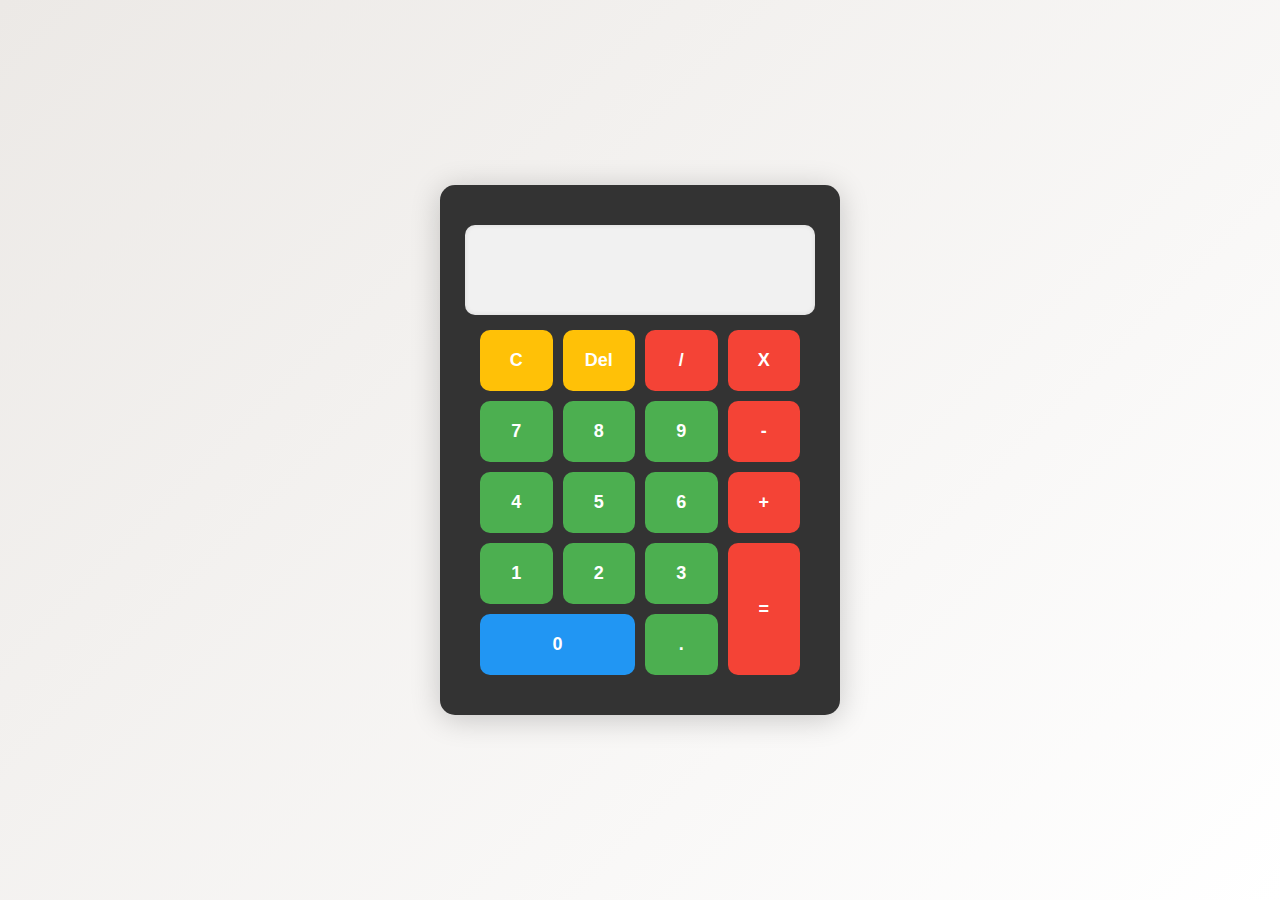
<file: Calculator/index.html>
<!DOCTYPE html>
<html lang="en">
<head>
    <meta charset="UTF-8">
    <meta name="viewport" content="width=device-width, initial-scale=1.0">
    <title>Calculator</title>
    <link rel="stylesheet" href="style.css">
    <link rel="icon" href="calc.png">
</head>
<body>
    <div class="calculator">
        <input type="text" id="display" disabled>
        <div class="buttons">
            <button class="function" onclick="clearDisplay()">C</button>
            <button class="function" onclick="deleteLast()">Del</button>
            <button class="operator" onclick="calculate('/')">/</button>
            <button class="operator" onclick="calculate('*')">X</button>
            <button onclick="appendToDisplay('7')">7</button>
            <button onclick="appendToDisplay('8')">8</button>
            <button onclick="appendToDisplay('9')">9</button>
            <button class="operator" onclick="calculate('-')">-</button>
            <button onclick="appendToDisplay('4')">4</button>
            <button onclick="appendToDisplay('5')">5</button>
            <button onclick="appendToDisplay('6')">6</button>
            <button class="operator" onclick="calculate('+')">+</button>
            <button onclick="appendToDisplay('1')">1</button>
            <button onclick="appendToDisplay('2')">2</button>
            <button onclick="appendToDisplay('3')">3</button>
            <button class="equals operator" onclick="calculate('=')">=</button>
            <button class="zero" onclick="appendToDisplay('0')">0</button>
            <button onclick="appendToDisplay('.')">.</button>
        </div>
    </div>

    <script src="script.js"></script>
</body>
</html>
</file>
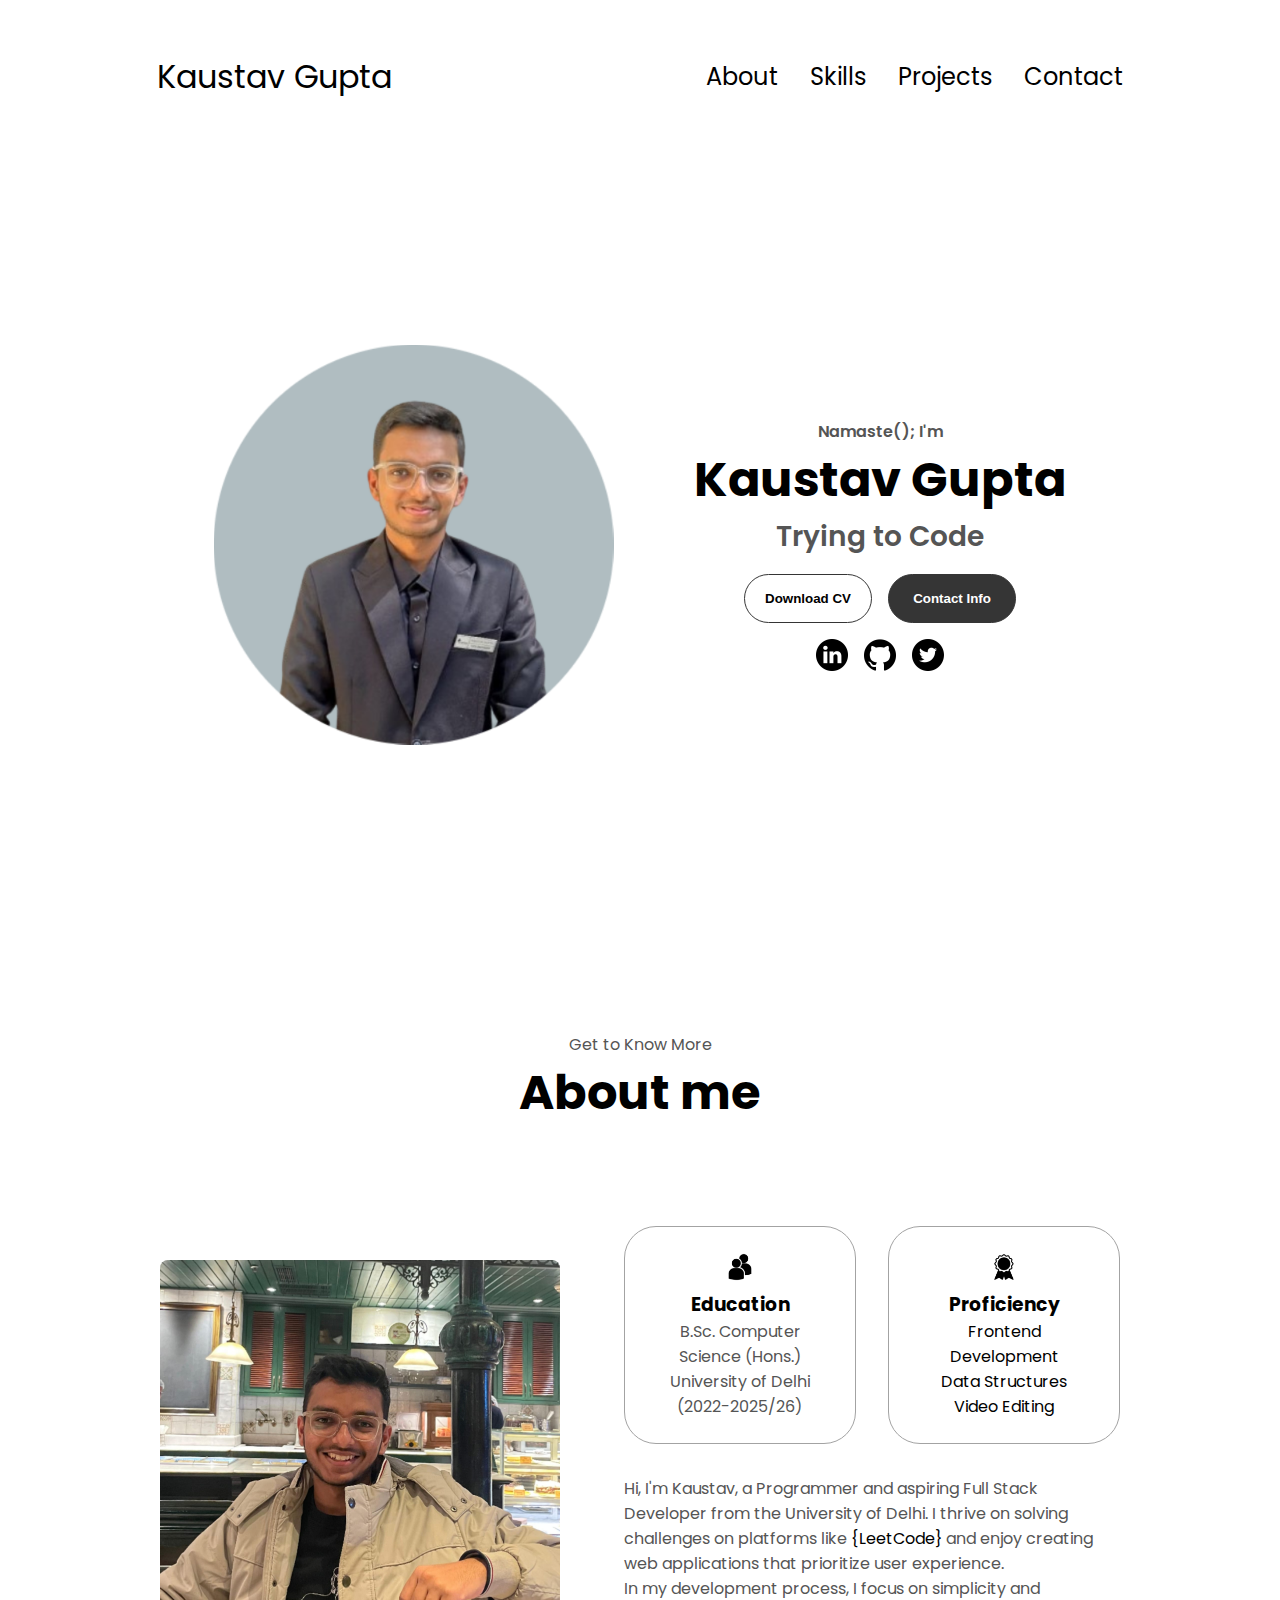
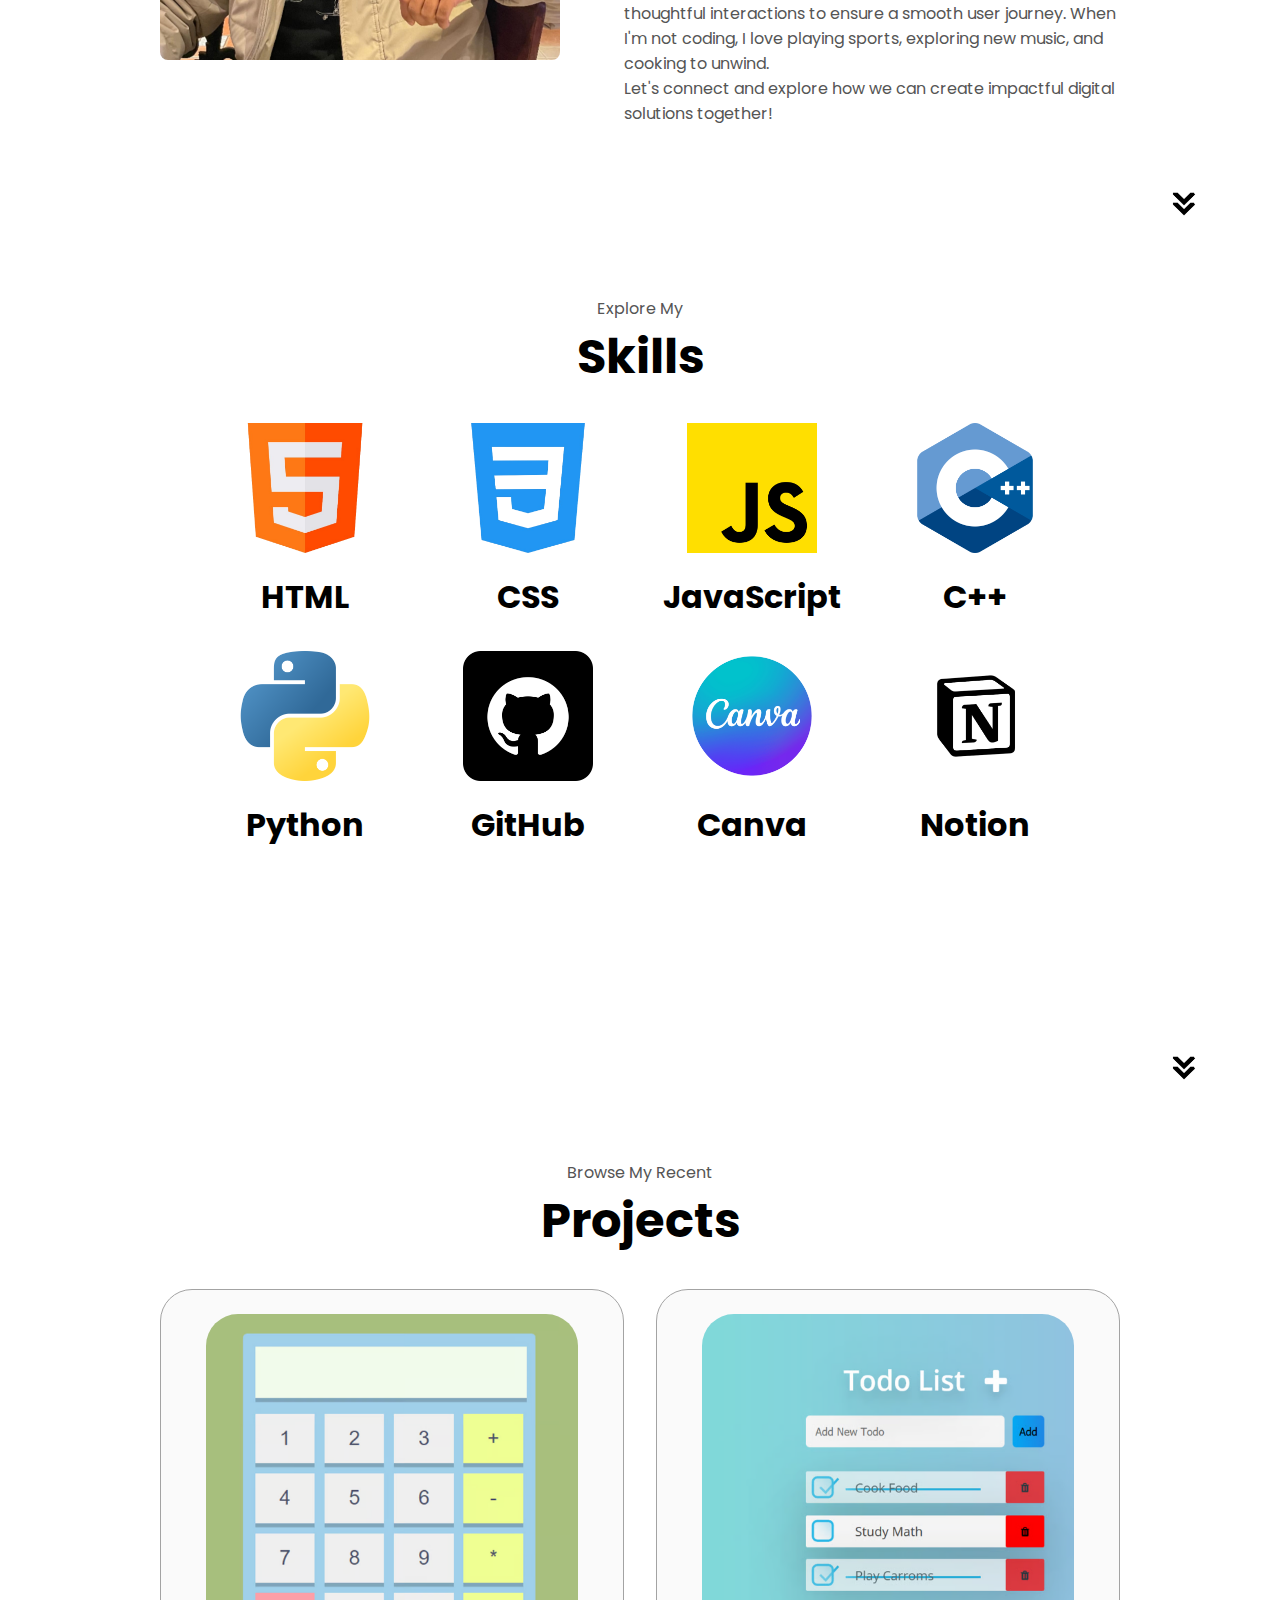
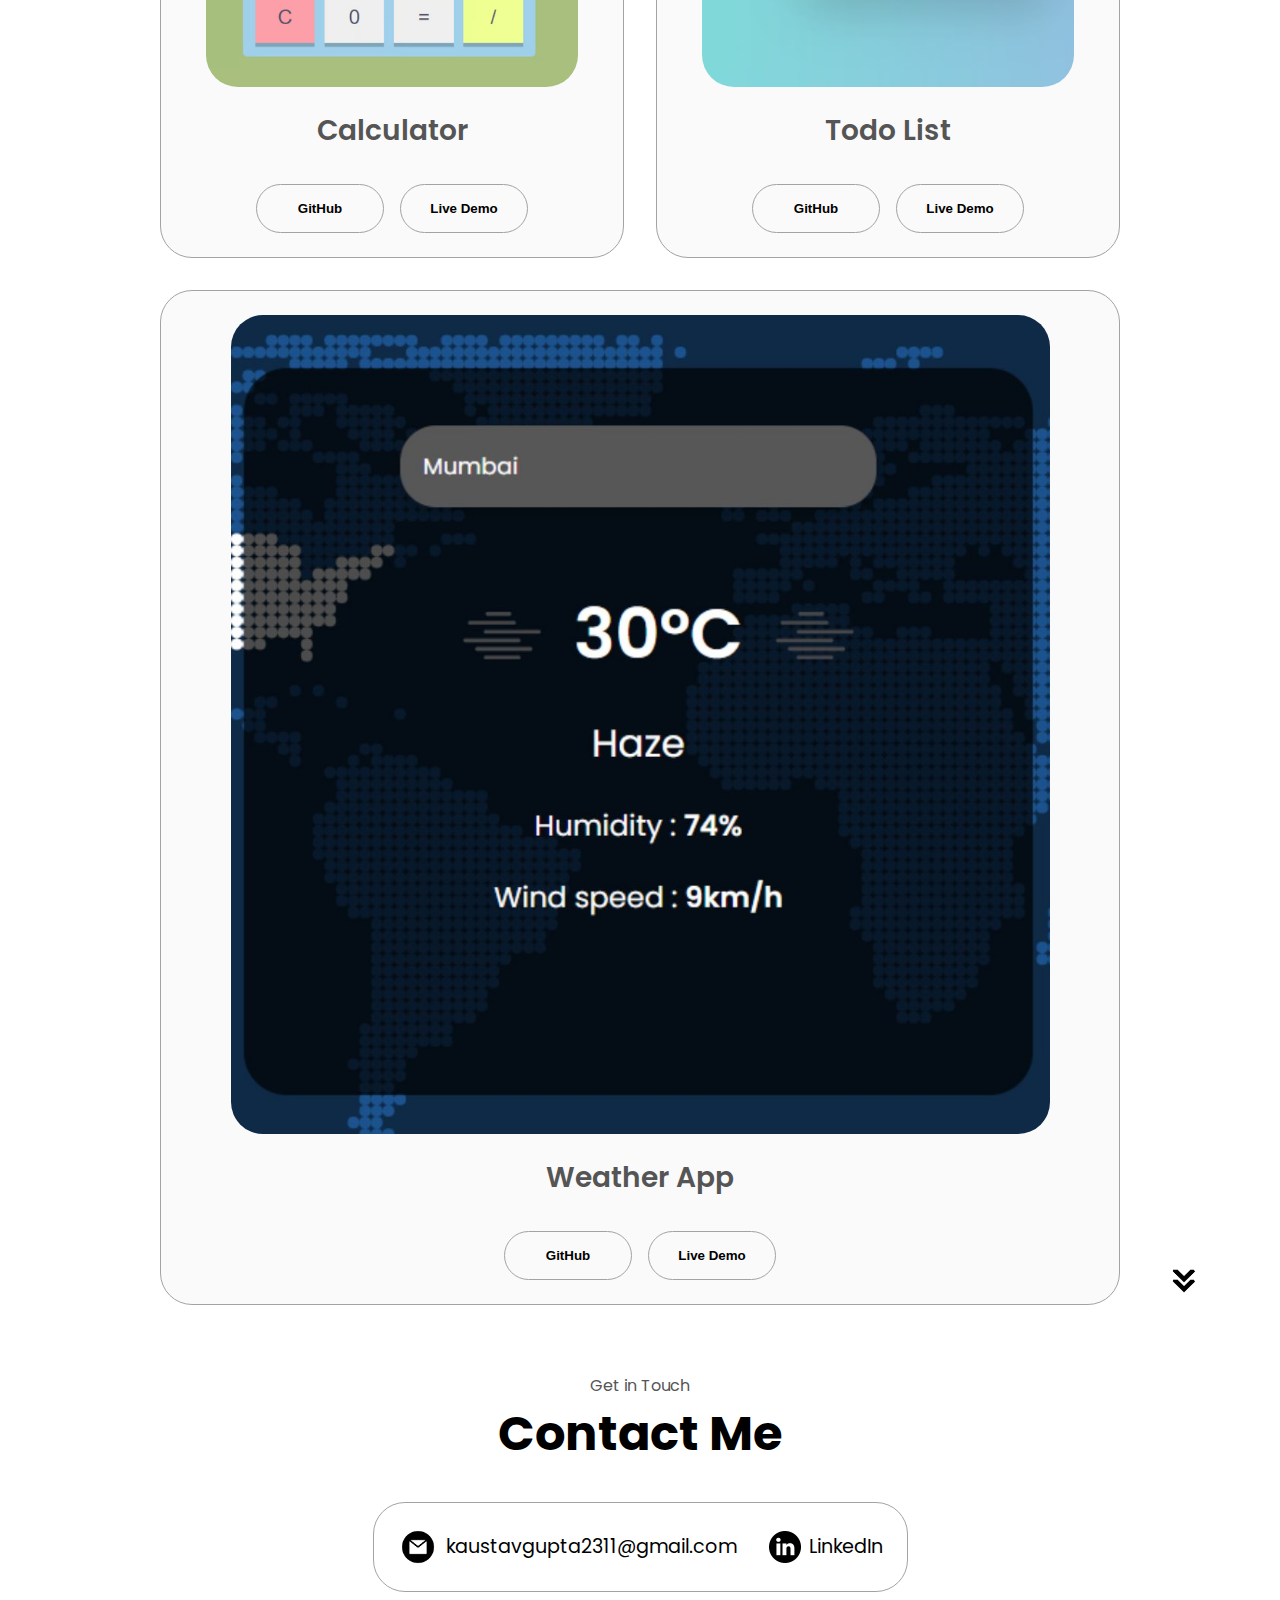
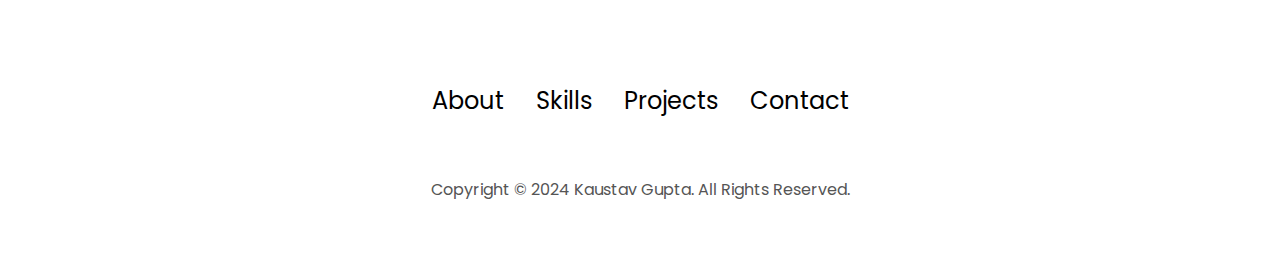
<file: Kaustav Portfolio/index.html>
<!DOCTYPE html>
<html lang="en">
  <head>
    <meta charset="UTF-8" />
    <meta http-equiv="X-UA-Compatible" content="IE=edge" />
    <meta name="viewport" content="width=device-width, initial-scale=1.0" />
    <title>Kaustav Gupta | Portfolio</title>
    <link rel="icon" href="assets/myfavicon.png"/>
    <link rel="stylesheet" href="style.css" />
    <link rel="stylesheet" href="mediaqueries.css" />
  </head>
  <body>
    <nav id="desktop-nav">
      <div class="logo">Kaustav Gupta</div>
      <div>
        <ul class="nav-links">
          <li><a href="#about">About</a></li>
          <li><a href="#skills">Skills</a></li>
          <li><a href="#projects">Projects</a></li>
          <li><a href="#contact">Contact</a></li>
        </ul>
      </div>
    </nav>
    <nav id="hamburger-nav">
      <div class="logo">Kaustav Gupta</div>
      <div class="hamburger-menu">
        <div class="hamburger-icon" onclick="toggleMenu()">
          <span></span>
          <span></span>
          <span></span>
        </div>
        <div class="menu-links">
          <li><a href="#about" onclick="toggleMenu()">About</a></li>
          <li><a href="#skills" onclick="toggleMenu()">Skills</a></li>
          <li><a href="#projects" onclick="toggleMenu()">Projects</a></li>
          <li><a href="#contact" onclick="toggleMenu()">Contact</a></li>
        </div>
      </div>
    </nav>
    <section id="profile">
      <div class="section__pic-container">
        <img src="./assets/kaustav_profilePic.png" alt="Kaustav Gupta profile picture" />
      </div>
      <div class="section__text">
        <p class="section__text__p1">Namaste(); I'm</p>
        <h1 class="title">Kaustav Gupta</h1>
        <p class="section__text__p2">Trying to Code</p>
        <div class="btn-container">
          <button
            class="btn btn-color-2"
            onclick="window.open('./assets/resume-kaustav.pdf')"
          >
          
            Download CV
          </button>
          <button class="btn btn-color-1" onclick="location.href='./#contact'">
            Contact Info
          </button>
        </div>
        <div id="socials-container">
            <img src="./assets/linkedin.png" 
            alt="My LinkedIn profile"
            class="icon" 
            onclick="window.open('https://www.linkedin.com/in/kaustav-gupta23/', '_blank')"
            />
            <img src="./assets/github.png" 
            alt="My LinkedIn profile"
            class="icon" 
            onclick="window.open('https://github.com/kaustavgupta23', '_blank')"
            />
            <img src="./assets/twitter.png" 
            alt="My LinkedIn profile"
            class="icon" 
            onclick="window.open('https://x.com/kaustav_gupta23', '_blank')"
            />
        </div>
      </div>
    </section>

    <section id="about">
        <p class="section__text__p1">Get to Know More</p>
        <h1 class="title">About me</h1>
        <div class="section-container">
            <div class="section__pic-container">
                <img src="./assets/kaustav-pic2.jpg"
                     alt="Profile picture" 
                     class="about-pic"
                />
            </div>
            <div class="about-details-container">
                <div class="about-containers">
                  <div class="details-container">
                    <img src="./assets/education.png"
                    alt="experience icon"
                    class="icon"
                    />
                    <h3>Education</h3>
                    <p>B.Sc. Computer Science (Hons.) <br> University of Delhi <br> (2022-2025/26) </p>
                </div>
                    <div class="details-container">
                        <img src="./assets/experience.png"
                        alt="experience icon"
                        class="icon"
                        />
                        <!-- <h3>Experience</h3>
                        <p>2+ years <br> Frontend Development</p> -->
                        <h3>Proficiency</h3>
                        <ul>
                          <li>Frontend Development</li>
                          <li>Data Structures</li>
                          <li>Video Editing</li>
                        </ul>
                    </div>  
                    <!-- <div class="details-container">
                        <img src="./assets/education.png"
                        alt="experience icon"
                        class="icon"
                        />
                        <h3>Education</h3>
                        <p>B.Sc. Bachelors of Science <br> (2022-2025/26)</p>
                    </div> -->
                </div>
                <div class="text-container">

                    <p>Hi, I'm Kaustav, a Programmer and aspiring Full Stack Developer from the University of Delhi. I thrive on solving challenges on platforms like<a href="https://leetcode.com/u/kaustav23/" target="_blank"> {LeetCode} </a> and enjoy creating web applications that prioritize user experience.
                      <br>
                      
                      In my development process, I focus on simplicity and thoughtful interactions to ensure a smooth user journey. When I'm not coding, I love playing sports, exploring new music, and cooking to unwind.
                      <br>
                        
                      Let's connect and explore how we can create impactful digital solutions together!</p>
                  </div>
            </div>
        </div>
        <img src="./assets/arrow.png" 
        alt="arrow icon" 
        class="icon arrow"
        onclick="location.href='./#skills'">
    </section>

    <section id="skills">
      <p class="section__text__p1">Explore My</p>
      <h1 class="title">Skills</h1>
      <div class="skills-details-container">
          <div class="tech-icons-grid">
              <article>
                  <img src="assets/html.png" alt="HTML icon" class="icon1">
                  <h3>HTML</h3>
              </article>
              <article>
                  <img src="assets/css.png" alt="CSS icon" class="icon1">
                  <h3>CSS</h3>
              </article>
              <article>
                  <img src="assets/JavaScript.png" alt="JavaScript icon" class="icon1">
                  <h3>JavaScript</h3>
              </article>
              <article>
                  <img src="assets/cpp.png" alt="C++ icon" class="icon1">
                  <h3>C++</h3>
              </article>
              <article>
                  <img src="assets/python.png" alt="Python icon" class="icon1">
                  <h3>Python</h3>
              </article>
              <article>
                  <img src="assets/git_hub.png" alt="GitHub icon" class="icon1">
                  <h3>GitHub</h3>
              </article>
              <article>
                  <img src="assets/canva.png" alt="Canva icon" class="icon1">
                  <h3>Canva</h3>
              </article>
              <article>
                  <img src="assets/notion.png" 
                  alt="Notion icon" 
                  class="icon1">
                  <h3>Notion</h3>
              </article>
          </div>
      </div>
      <img
      src="./assets/arrow.png"
      alt="arrow icon"
      class="icon arrow"
      onclick="location.href='./#projects'"/>
    </section>
  
    <section id="projects">
      <p class="section__text__p1">Browse My Recent</p>
      <h1 class="title">Projects</h1>
      <div class="skills-details-container">
        <div class="about-containers">
        <!-- PROJECT 1 -->
        <div class="details-container color-container">
          <div class="artile-container">
            <img 
                src="./assets/calculator_project1.png" 
                alt="Project 1" 
                class="project-img"
              />
            <h2 class="skills-sub-title project-title">Calculator</h2>
            <div class="btn-container">
              <button class="btn btn-color-2 project-btn" onclick="location.href='https://github.com/'">
                GitHub
              </button>
              <button class="btn btn-color-2 project-btn" onclick="location.href='https://github.com/'">
                Live Demo
              </button>
            </div>
          </div>
        </div>
        <!-- PROJECT 2 -->
        <div class="details-container color-container">
          <div class="artile-container">
            <img 
                src="./assets/todo_project2.png" 
                alt="Project 1" 
                class="project-img"
              />
            <h2 class="skills-sub-title project-title">Todo List</h2>
            <div class="btn-container">
              <button class="btn btn-color-2 project-btn" onclick="location.href='https://github.com/'">
                GitHub
              </button>
              <button class="btn btn-color-2 project-btn" onclick="location.href='https://github.com/'">
                Live Demo
              </button>
            </div>
          </div>
        </div>
        <!-- PROJECT 3 -->
        <div class="details-container color-container">
          <div class="artile-container">
            <img 
                src="./assets/Weather_app.png" 
                alt="Project 1" 
                class="project-img"
              />
            <h2 class="skills-sub-title project-title">Weather App</h2>
            <div class="btn-container">
              <button class="btn btn-color-2 project-btn" onclick="location.href='https://github.com/'">
                GitHub
              </button>
              <button class="btn btn-color-2 project-btn" onclick="location.href='https://github.com/'">
                Live Demo
              </button>
            </div>
          </div>
        </div>
       </div>
      </div>
      <img
      src="./assets/arrow.png"
      alt="arrow icon"
      class="icon arrow"
      onclick="location.href='./#contact'"
      />
    </section>

  </section>
  <section id="contact">
    <p class="section__text__p1">Get in Touch</p>
    <h1 class="title">Contact Me</h1>
    <div class="contact-info-upper-container">
      <div class="contact-info-container">
        <img
          src="./assets/email.png"
          alt="Email icon"
          class="icon contact-icon email-icon"
        />
        <p><a href="mailto:kaustavgupta2311@gmail.com">kaustavgupta2311@gmail.com</a></p>
      </div>
      <div class="contact-info-container">
        <img
          src="./assets/linkedin.png"
          alt="LinkedIn icon"
          class="icon contact-icon"
        />
        <p><a href="https://www.linkedin.com/in/kaustav-gupta23/" target="_blank">LinkedIn</a></p>
      </div>
    </div>
    
  </section>

  <footer>
    <nav>
      <div class="nav-links-container">
        <ul class="nav-links">
          <li><a href="#about">About</a></li>
          <li><a href="#skills">Skills</a></li>
          <li><a href="#projects">Projects</a></li>
          <li><a href="#contact">Contact</a></li>
        </ul>
      </div>
    </nav>
    <p>Copyright &#169; 2024 Kaustav Gupta. All Rights Reserved. </p>
  </footer>

    <script src="script.js"></script>
</body>
</html>
</file>
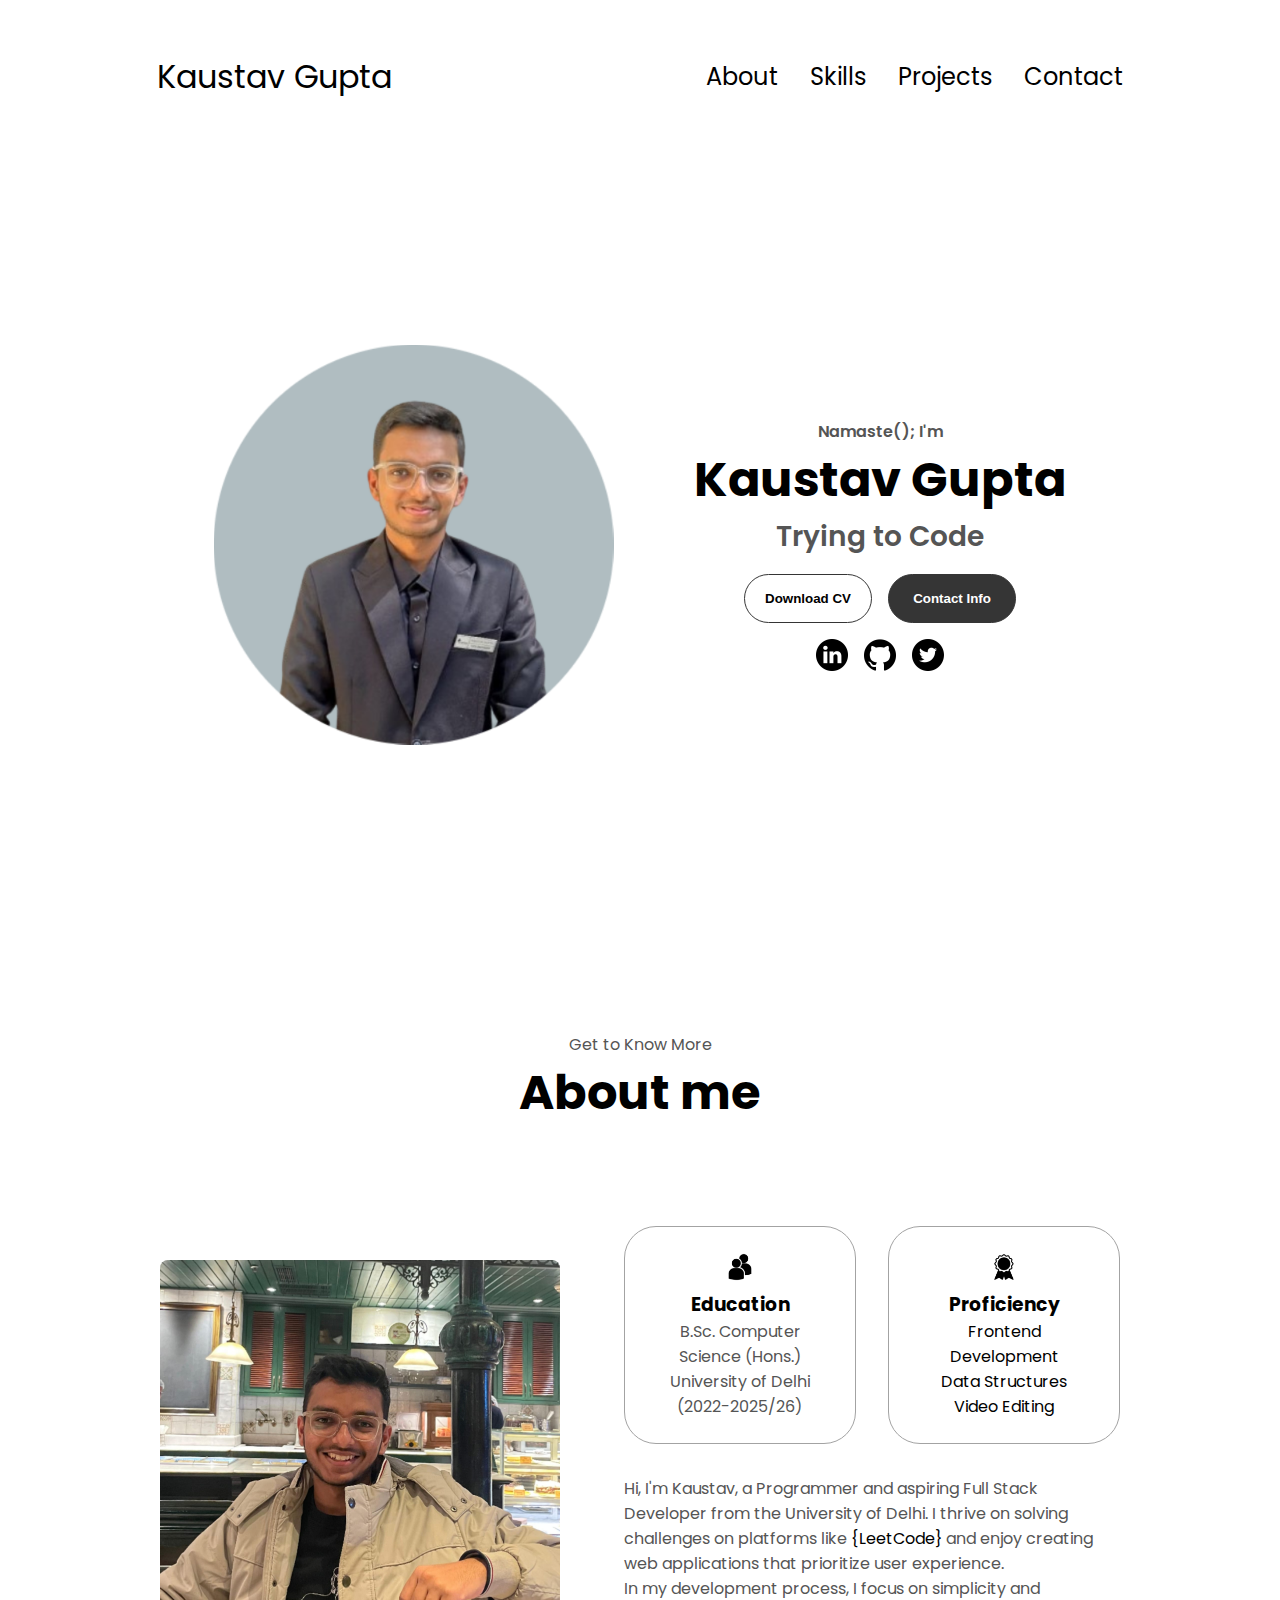
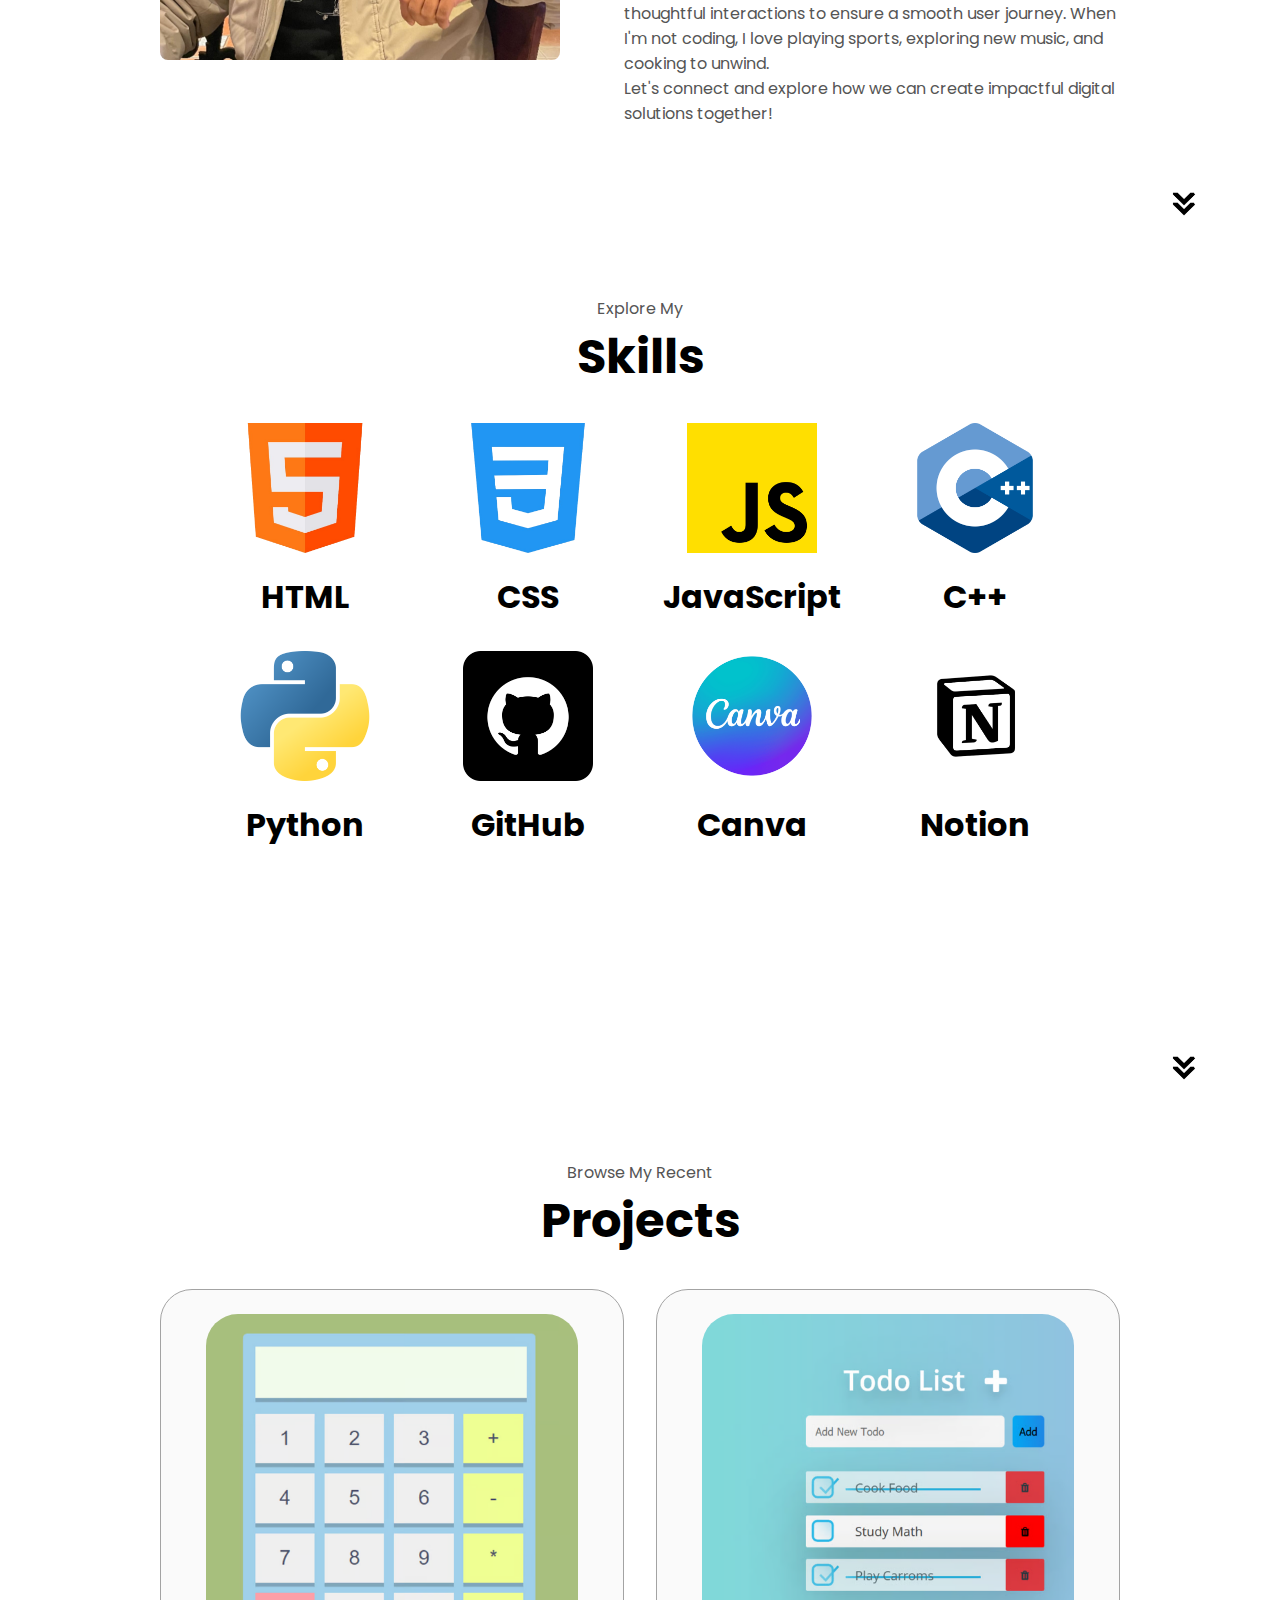
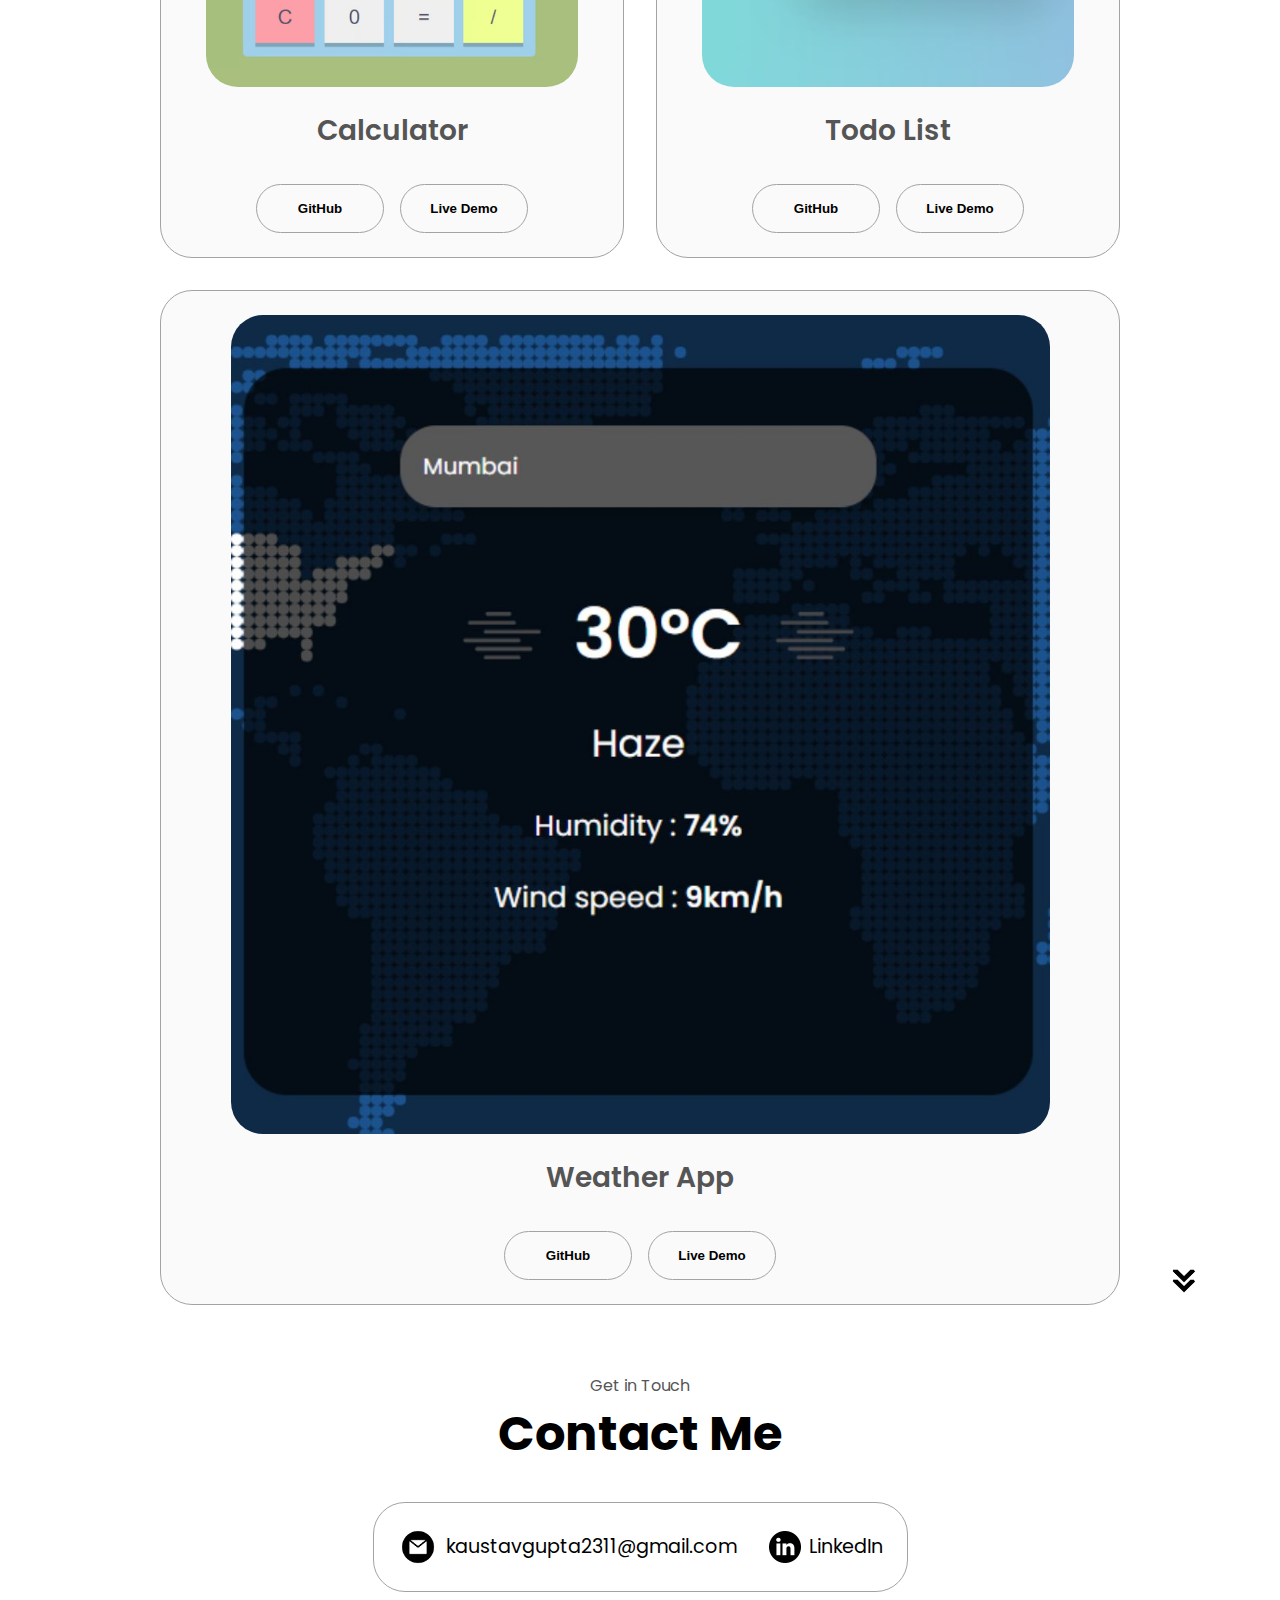
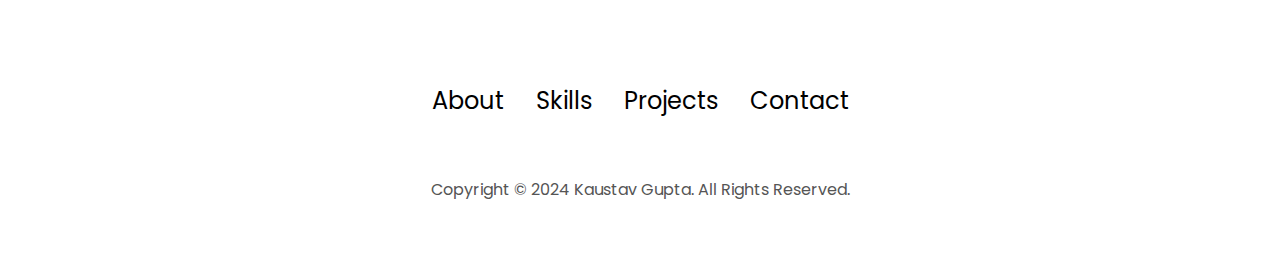
<file: Task-1 Portfolio/index.html>
<!DOCTYPE html>
<html lang="en">
  <head>
    <meta charset="UTF-8" />
    <meta http-equiv="X-UA-Compatible" content="IE=edge" />
    <meta name="viewport" content="width=device-width, initial-scale=1.0" />
    <title>Kaustav Gupta | Portfolio</title>
    <link rel="icon" href="assets/myfavicon.png"/>
    <link rel="stylesheet" href="style.css" />
    <link rel="stylesheet" href="mediaqueries.css" />
  </head>
  <body>
    <nav id="desktop-nav">
      <div class="logo">Kaustav Gupta</div>
      <div>
        <ul class="nav-links">
          <li><a href="#about">About</a></li>
          <li><a href="#skills">Skills</a></li>
          <li><a href="#projects">Projects</a></li>
          <li><a href="#contact">Contact</a></li>
        </ul>
      </div>
    </nav>
    <nav id="hamburger-nav">
      <div class="logo">Kaustav Gupta</div>
      <div class="hamburger-menu">
        <div class="hamburger-icon" onclick="toggleMenu()">
          <span></span>
          <span></span>
          <span></span>
        </div>
        <div class="menu-links">
          <li><a href="#about" onclick="toggleMenu()">About</a></li>
          <li><a href="#skills" onclick="toggleMenu()">Skills</a></li>
          <li><a href="#projects" onclick="toggleMenu()">Projects</a></li>
          <li><a href="#contact" onclick="toggleMenu()">Contact</a></li>
        </div>
      </div>
    </nav>
    <section id="profile">
      <div class="section__pic-container">
        <img src="./assets/kaustav_profilePic.png" alt="Kaustav Gupta profile picture" />
      </div>
      <div class="section__text">
        <p class="section__text__p1">Namaste(); I'm</p>
        <h1 class="title">Kaustav Gupta</h1>
        <p class="section__text__p2">Trying to Code</p>
        <div class="btn-container">
          <button
            class="btn btn-color-2"
            onclick="window.open('./assets/resume-kaustav.pdf')"
          >
          
            Download CV
          </button>
          <button class="btn btn-color-1" onclick="location.href='./#contact'">
            Contact Info
          </button>
        </div>
        <div id="socials-container">
            <img src="./assets/linkedin.png" 
            alt="My LinkedIn profile"
            class="icon" 
            onclick="window.open('https://www.linkedin.com/in/kaustav-gupta23/', '_blank')"
            />
            <img src="./assets/github.png" 
            alt="My LinkedIn profile"
            class="icon" 
            onclick="window.open('https://github.com/kaustavgupta23', '_blank')"
            />
            <img src="./assets/twitter.png" 
            alt="My LinkedIn profile"
            class="icon" 
            onclick="window.open('https://x.com/kaustav_gupta23', '_blank')"
            />
        </div>
      </div>
    </section>

    <section id="about">
        <p class="section__text__p1">Get to Know More</p>
        <h1 class="title">About me</h1>
        <div class="section-container">
            <div class="section__pic-container">
                <img src="./assets/kaustav-pic2.jpg"
                     alt="Profile picture" 
                     class="about-pic"
                />
            </div>
            <div class="about-details-container">
                <div class="about-containers">
                  <div class="details-container">
                    <img src="./assets/education.png"
                    alt="experience icon"
                    class="icon"
                    />
                    <h3>Education</h3>
                    <p>B.Sc. Computer Science (Hons.) <br> University of Delhi <br> (2022-2025/26) </p>
                </div>
                    <div class="details-container">
                        <img src="./assets/experience.png"
                        alt="experience icon"
                        class="icon"
                        />
                        <!-- <h3>Experience</h3>
                        <p>2+ years <br> Frontend Development</p> -->
                        <h3>Proficiency</h3>
                        <ul>
                          <li>Frontend Development</li>
                          <li>Data Structures</li>
                          <li>Video Editing</li>
                        </ul>
                    </div>  
                    <!-- <div class="details-container">
                        <img src="./assets/education.png"
                        alt="experience icon"
                        class="icon"
                        />
                        <h3>Education</h3>
                        <p>B.Sc. Bachelors of Science <br> (2022-2025/26)</p>
                    </div> -->
                </div>
                <div class="text-container">

                    <p>Hi, I'm Kaustav, a Programmer and aspiring Full Stack Developer from the University of Delhi. I thrive on solving challenges on platforms like<a href="https://leetcode.com/u/kaustav23/" target="_blank"> {LeetCode} </a> and enjoy creating web applications that prioritize user experience.
                      <br>
                      
                      In my development process, I focus on simplicity and thoughtful interactions to ensure a smooth user journey. When I'm not coding, I love playing sports, exploring new music, and cooking to unwind.
                      <br>
                        
                      Let's connect and explore how we can create impactful digital solutions together!</p>
                  </div>
            </div>
        </div>
        <img src="./assets/arrow.png" 
        alt="arrow icon" 
        class="icon arrow"
        onclick="location.href='./#skills'">
    </section>

    <section id="skills">
      <p class="section__text__p1">Explore My</p>
      <h1 class="title">Skills</h1>
      <div class="skills-details-container">
          <div class="tech-icons-grid">
              <article>
                  <img src="assets/html.png" alt="HTML icon" class="icon1">
                  <h3>HTML</h3>
              </article>
              <article>
                  <img src="assets/css.png" alt="CSS icon" class="icon1">
                  <h3>CSS</h3>
              </article>
              <article>
                  <img src="assets/JavaScript.png" alt="JavaScript icon" class="icon1">
                  <h3>JavaScript</h3>
              </article>
              <article>
                  <img src="assets/cpp.png" alt="C++ icon" class="icon1">
                  <h3>C++</h3>
              </article>
              <article>
                  <img src="assets/python.png" alt="Python icon" class="icon1">
                  <h3>Python</h3>
              </article>
              <article>
                  <img src="assets/git_hub.png" alt="GitHub icon" class="icon1">
                  <h3>GitHub</h3>
              </article>
              <article>
                  <img src="assets/canva.png" alt="Canva icon" class="icon1">
                  <h3>Canva</h3>
              </article>
              <article>
                  <img src="assets/notion.png" 
                  alt="Notion icon" 
                  class="icon1">
                  <h3>Notion</h3>
              </article>
          </div>
      </div>
      <img
      src="./assets/arrow.png"
      alt="arrow icon"
      class="icon arrow"
      onclick="location.href='./#projects'"/>
    </section>
  
    <section id="projects">
      <p class="section__text__p1">Browse My Recent</p>
      <h1 class="title">Projects</h1>
      <div class="skills-details-container">
        <div class="about-containers">
        <!-- PROJECT 1 -->
        <div class="details-container color-container">
          <div class="artile-container">
            <img 
                src="./assets/calculator_project1.png" 
                alt="Project 1" 
                class="project-img"
              />
            <h2 class="skills-sub-title project-title">Calculator</h2>
            <div class="btn-container">
              <button class="btn btn-color-2 project-btn" onclick="location.href='https://github.com/kaustavgupta23/Calculator'">
                GitHub
              </button>
              <button class="btn btn-color-2 project-btn" onclick="location.href='https://calculator-lilac-zeta.vercel.app/'">
                Live Demo
              </button>
            </div>
          </div>
        </div>
        <!-- PROJECT 2 -->
        <div class="details-container color-container">
          <div class="artile-container">
            <img 
                src="./assets/todo_project2.png" 
                alt="Project 1" 
                class="project-img"
              />
            <h2 class="skills-sub-title project-title">Todo List</h2>
            <div class="btn-container">
              <button class="btn btn-color-2 project-btn" onclick="location.href='https://github.com/'">
                GitHub
              </button>
              <button class="btn btn-color-2 project-btn" onclick="location.href='https://github.com/'">
                Live Demo
              </button>
            </div>
          </div>
        </div>
        <!-- PROJECT 3 -->
        <div class="details-container color-container">
          <div class="artile-container">
            <img 
                src="./assets/Weather_app.png" 
                alt="Project 1" 
                class="project-img"
              />
            <h2 class="skills-sub-title project-title">Weather App</h2>
            <div class="btn-container">
              <button class="btn btn-color-2 project-btn" onclick="location.href='https://github.com/'">
                GitHub
              </button>
              <button class="btn btn-color-2 project-btn" onclick="location.href='https://github.com/'">
                Live Demo
              </button>
            </div>
          </div>
        </div>
       </div>
      </div>
      <img
      src="./assets/arrow.png"
      alt="arrow icon"
      class="icon arrow"
      onclick="location.href='./#contact'"
      />
    </section>

  </section>
  <section id="contact">
    <p class="section__text__p1">Get in Touch</p>
    <h1 class="title">Contact Me</h1>
    <div class="contact-info-upper-container">
      <div class="contact-info-container">
        <img
          src="./assets/email.png"
          alt="Email icon"
          class="icon contact-icon email-icon"
        />
        <p><a href="mailto:kaustavgupta2311@gmail.com">kaustavgupta2311@gmail.com</a></p>
      </div>
      <div class="contact-info-container">
        <img
          src="./assets/linkedin.png"
          alt="LinkedIn icon"
          class="icon contact-icon"
        />
        <p><a href="https://www.linkedin.com/in/kaustav-gupta23/" target="_blank">LinkedIn</a></p>
      </div>
    </div>
    
  </section>

  <footer>
    <nav>
      <div class="nav-links-container">
        <ul class="nav-links">
          <li><a href="#about">About</a></li>
          <li><a href="#skills">Skills</a></li>
          <li><a href="#projects">Projects</a></li>
          <li><a href="#contact">Contact</a></li>
        </ul>
      </div>
    </nav>
    <p>Copyright &#169; 2024 Kaustav Gupta. All Rights Reserved. </p>
  </footer>

    <script src="script.js"></script>
</body>
</html>
</file>
<file: Calculator/style.css>
body {
    margin: 0;
    font-family: 'Arial', sans-serif;
    display: flex;
    justify-content: center;
    align-items: center;
    height: 100vh;
    background: linear-gradient(135deg, #ece9e6, #ffffff);
}

.calculator {
    width: 320px;
    padding: 40px;
    border-radius: 15px;
    background-color: #333;
    box-shadow: 0px 4px 30px rgba(0, 0, 0, 0.2);
    display: flex;
    flex-direction: column;
    align-items: center;
}

#display {
    width: 100%;
    height: 60px;
    padding: 15px;
    border: none;
    border-radius: 10px;
    font-size: 24px;
    text-align: right;
    font-weight: bold;
    margin-bottom: 15px;
    color: #222;
    background-color: #f1f1f1;
    box-shadow: inset 0px 0px 5px rgba(0, 0, 0, 0.1);
}

.buttons {
    display: grid;
    grid-template-columns: repeat(4, 1fr);
    grid-gap: 10px;
    width: 100%;
}

button {
    padding: 20px;
    border: none;
    border-radius: 10px;
    font-size: 18px;
    font-weight: bold;
    cursor: pointer;
    color: #fff;
    background-color: #4CAF50; /* Green color for the buttons */
    transition: background-color 0.3s, transform 0.1s;
}

button:hover {
    background-color: #45a049; /* Slightly darker green for hover effect */
}

button:active {
    transform: scale(0.95);
}

button.operator {
    background-color: #f44336; /* Red color for operators */
}

button.operator:hover {
    background-color: #e53935; /* Slightly darker red for hover effect */
}

button.zero {
    grid-column: span 2;
    background-color: #2196F3; /* Blue color for the zero button */
}

button.zero:hover {
    background-color: #1976D2; /* Slightly darker blue for hover effect */
}

button.function {
    background-color: #FFC107; /* Yellow color for function buttons (C, Del) */
}

button.function:hover {
    background-color: #FFB300; /* Slightly darker yellow for hover effect */
}

button.equals {
    background-color: #f44336; /* Red color for the = button */
    grid-row: span 2;
}

button.equals:hover {
    background-color: #e53935; /* Slightly darker red for hover effect */
}

/* New CSS to align the result button properly */
.buttons {
    display: grid;
    grid-template-columns: repeat(4, 1fr);
    grid-template-rows: repeat(5, 1fr);
    grid-gap: 10px;
}

button.zero {
    grid-column: 1 / span 2;
}

button.equals {
    grid-column: 4 / span 1;
    grid-row: 4 / span 2;
}
</file>
<file: Kaustav Portfolio/style.css>
/* GENERAL */

@import url("https://fonts.googleapis.com/css2?family=Poppins:wght@300;400;500;600&display=swap");

* {
  margin: 0;
  padding: 0;
}

body {
  font-family: "Poppins", sans-serif;
}

html {
  scroll-behavior: smooth;
}

p {
  color: rgb(85, 85, 85);
}

/* TRANSITION */

a,
.btn {
  transition: all 300ms ease;
}

/* DESKTOP NAV */

nav,
.nav-links {
  display: flex;
}

nav {
  justify-content: space-around;
  align-items: center;
  height: 17vh;
}

.nav-links {
  gap: 2rem;
  list-style: none;
  font-size: 1.5rem;
}

a {
  color: black;
  text-decoration: none;
  text-decoration-color: white;
}

a:hover {
  color: grey;
  text-decoration: underline;
  text-underline-offset: 1rem;
  text-decoration-color: rgb(181, 181, 181);
}

.logo {
  font-size: 2rem;
}

.logo:hover {
  cursor: default;
}

/* HAMBURGER MENU */

#hamburger-nav {
  display: none;
}

.hamburger-menu {
  position: relative;
  display: inline-block;
}

.hamburger-icon {
  display: flex;
  flex-direction: column;
  justify-content: space-between;
  height: 24px;
  width: 30px;
  cursor: pointer;
}

.hamburger-icon span {
  width: 100%;
  height: 2px;
  background-color: black;
  transition: all 0.3 ease-in-out;
}

.menu-links {
  position: absolute;
  top: 100%;
  right: 0;
  background-color: white;
  width: fit-content;
  max-height: 0;
  overflow: hidden;
  transition: all 0.3 ease-in-out;
}

.menu-links a {
  display: block;
  padding: 10px;
  text-align: center;
  font-size: 1.5rem;
  color: black;
  text-decoration: none;
  transition: all 0.3 ease-in-out;
}

.menu-links li {
  list-style: none;
}

.menu-links.open {
  max-height: 300px;
}

.hamburger-icon.open span:first-child {
  transform: rotate(45deg) translate(10px, 5px);
}

.hamburger-icon.open span:nth-child(2) {
  opacity: 0;
}

.hamburger-icon.open span:last-child {
  transform: rotate(-45deg) translate(10px, -5px);
}

.hamburger-icon span:first-child {
  transform: none;
}

.hamburger-icon span:first-child {
  opacity: 1;
}

.hamburger-icon span:first-child {
  transform: none;
}

/* SECTIONS */

section {
  padding-top: 4vh;
  height: 96vh;
  margin: 0 10rem;
  box-sizing: border-box;
  min-height: fit-content;
}

.section-container {
  display: flex;
}

/* PROFILE SECTION */

#profile {
  display: flex;
  justify-content: center;
  gap: 5rem;
  height: 80vh;
}

.section__pic-container {
  display: flex;
  height: 400px;
  width: 400px;
  margin: auto 0;
}

.section__text {
  align-self: center;
  text-align: center;
}

.section__text p {
  font-weight: 600;
}

.section__text__p1 {
  text-align: center;
}

.section__text__p2 {
  font-size: 1.75rem;
  margin-bottom: 1rem;
}

.title {
  font-size: 3rem;
  text-align: center;
}

#socials-container {
  display: flex;
  justify-content: center;
  margin-top: 1rem;
  gap: 1rem;
}

/* ICONS */

.icon {
  cursor: pointer;
  height: 2rem;
}

/* BUTTONS */

.btn-container{
    display: flex;
    justify-content: center;
    gap: 1rem;
}

.btn{
    font-weight: 600;
    transition: all 300ms ease;
    padding: 1rem;
    width: 8rem;
    border-radius: 2rem;
}

.btn-color-1,
.btn-color-2{
    border: rgb(53,53,53) 0.1rem solid;
}

.btn-color-1:hover,
.btn-color-2:hover{
    cursor: pointer;
}

.btn-color-1,
.btn-color-2:hover{
    background: rgb(53,53,53);
    color: white;
}

.btn-color-1:hover,
.btn-color-2{
    background: rgb(0,0,0);
}

.btn-color-2{
    background: none;
}

.btn-color-2:hover{
    border: rgb(255,255,255) 0.1rem solid;
}

.btn-container {
    gap: 1rem
}


/* ABOUT SECTION */

#about {
    position: relative;
  }
  
  .about-containers {
    gap: 2rem;
    margin-bottom: 2rem;
    margin-top: 2rem;
  }
  
  .about-details-container {
    justify-content: center;
    flex-direction: column;
  }
  
  .about-containers,
  .about-details-container {
    display: flex;
  }
  
  .about-pic {
    border-radius: 0.5rem;
  }
  
  .arrow {
    position: absolute;
    right: -5rem;
    bottom: 2.5rem;
  }
  
  .details-container {
    padding: 1.5rem;
    flex: 1;
    background: white;
    border-radius: 2rem;
    border: rgb(53, 53, 53) 0.1rem solid;
    border-color: rgb(163, 163, 163);
    text-align: center;
  }  
  
  .section-container {
    gap: 4rem;
    height: 80%;
  }
  
  .section__pic-container {
    height: 400px;
    width: 400px;
    margin: auto 0;
    
  }

  ul {
    list-style-type: none;
    padding-left: 0; /* Optional: To remove any left padding */
  }
  

/* SKILLS */

 /* Container for the skills section */
.skills-details-container {
  display: flex;
  justify-content: center;
  align-items: center;
  flex-direction: column;
  width: 100%;
}

/* Grid layout for icons */
.tech-icons-grid {
  display: grid;
  grid-template-columns: repeat(4, 1fr); /* Four columns */
  gap: 30px;
  padding: 30px;
  width: 90%; /* Make the grid fill 60% of the screen */
}

/* Individual icon styling */
.tech-icons-grid article {
  display: flex;
  flex-direction: column;
  align-items: center;
}

.icon1 {
  height: 130px; /* Increase size as needed */
  width: auto;
}

.tech-icons-grid h3 {
  margin-top: 20px;
  font-size: 2rem; /* Adjust size as needed */
  text-align: center;
}

.arrow{
  position: absolute;
  right: -5rem;
  bottom: 2.5rem;
}

#skills{
  position: relative;
}

.skills-sub-title{
  color: rgb(85,85,85);
  font-weight: 600;
  font-size: 1.75rem;
  margin-bottom: 2rem;
}

/* PROJECTS */

#projects{
  position: relative;
}

.color-container {
  border-color: rgb(163, 163, 163);
  background: rgb(250, 250, 250);
}

.project-img{
  border-radius: 2rem;
  width: 90%;
  height: 90%;
}

.project-title{
  margin: 1rem;
  color: black;
}

.project-btn{
  color: black;
  border-color: rgb(163, 163, 163);
}

/* CONTACT */
#contact {
  display: flex;
  justify-content: center;
  flex-direction: column;
  height: 70vh;
}

.contact-info-upper-container {
  display: flex;
  justify-content: center;
  border-radius: 2rem;
  border: rgb(53, 53, 53) 0.1rem solid;
  border-color: rgb(163, 163, 163);
  background: (250, 250, 250);
  margin: 2rem auto;
  padding: 0.5rem;
}

.contact-info-container {
  display: flex;
  align-items: center;
  justify-content: center;
  gap: 0.5rem;
  margin: 1rem;
}

.contact-info-container p {
  font-size: larger;
}

.contact-icon {
  cursor: default;
}

.email-icon {
  height: 2.5rem;
}

/* FOOTER */
footer{
  height: 26vh;
  margin: 0 1rem;
}

footer p {
  text-align: center;
}
</file>
<file: Kaustav Portfolio/mediaqueries.css>
@media screen and (max-width: 1400px) {
    #profile {
      height: 83vh;
      margin-bottom: 6rem;
    }
    .about-containers {
      flex-wrap: wrap;
    }
    #contact,
    #projects {
      height: fit-content;
    }
  }
  
  @media screen and (max-width: 1200px) {
    #desktop-nav {
      display: none;
    }
    #hamburger-nav {
      display: flex;
    }
    #skills,
    .skills-details-container {
      margin-top: 2rem;
    }
    #profile,
    .section-container {
      display: block;
    }
    .arrow {
      display: none;
    }
    section,
    .section-container {
      height: fit-content;
    }
    section {
      margin: 0 5%;
    }
    .section__pic-container {
      width: 275px;
      height: 275px;
      margin: 0 auto 2rem;
    }
    .about-containers {
      margin-top: 0;
    }
  }
  
  @media screen and (max-width: 600px) {
    #contact,
    footer {
      height: 40vh;
    }
    #profile {
      height: 83vh;
      margin-bottom: 0;
    }
    article {
      font-size: 1rem;
    }
    footer nav {
      height: fit-content;
      margin-bottom: 2rem;
    }
    .about-containers,
    .contact-info-upper-container,
    .btn-container {
      flex-wrap: wrap;
    }
    .contact-info-container {
      margin: 0;
    }
    .contact-info-container p,
    .nav-links li a {
      font-size: 1rem;
    }
    .skills-sub-title {
      font-size: 1.25rem;
    }
    .logo {
      font-size: 1.5rem;
    }
    .nav-links {
      flex-direction: column;
      gap: 0.5rem;
      text-align: center;
    }
    .section__pic-container {
      width: auto;
      height: 46vw;
      justify-content: center;
    }
    .section__text__p2 {
      font-size: 1.25rem;
    }
    .title {
      font-size: 2rem;
    }
    .text-container {
      text-align: justify;
    }
  }

  /* SKILLS */

/* General Styles */
.skills-details-container {
    display: flex;
    justify-content: center;
    align-items: center;
    flex-direction: column;
    width: 100%;
  }
  
  /* Grid layout for icons */
  .tech-icons-grid {
    display: grid;
    grid-template-columns: repeat(4, 1fr); /* Four columns */
    gap: 30px;
    padding: 30px;
    width: 90%; /* Make the grid fill 90% of the screen */
  }
  
  .tech-icons-grid article {
    display: flex;
    flex-direction: column;
    align-items: center;
  }
  
  .icon1 {
    height: 130px; /* Increase size as needed */
    width: auto;
  }
  
  .tech-icons-grid h3 {
    margin-top: 20px;
    font-size: 2rem; /* Adjust size as needed */
    text-align: center;
  }
  
  .arrow {
    position: absolute;
    right: -5rem;
    bottom: 2.5rem;
  }
  
  #skills {
    position: relative;
  }
  
  .skills-sub-title {
    color: rgb(85,85,85);
    font-weight: 600;
    font-size: 1.75rem;
    margin-bottom: 2rem;
  }
  
  /* Media Queries */
  
  /* Tablets in portrait mode and large phones in landscape mode */
  @media (max-width: 1024px) {
    .tech-icons-grid {
      grid-template-columns: repeat(3, 1fr); /* Three columns */
      gap: 20px;
      padding: 20px;
      width: 90%;
    }
  
    .icon1 {
      height: 110px;
    }
  
    .tech-icons-grid h3 {
      font-size: 1.75rem;
    }
  
    .arrow {
      right: -4rem;
      bottom: 2rem;
    }
  }
  
  /* Tablets and large phones in portrait mode */
  @media (max-width: 768px) {
    .tech-icons-grid {
      grid-template-columns: repeat(2, 1fr); /* Two columns */
      gap: 20px;
      padding: 20px;
      width: 90%;
    }
  
    .icon1 {
      height: 100px;
    }
  
    .tech-icons-grid h3 {
      font-size: 1.5rem;
    }
  
    .arrow {
      right: -3rem;
      bottom: 1.5rem;
    }
  }
  
  /* Small phones */
  @media (max-width: 480px) {
    .tech-icons-grid {
      grid-template-columns: 1fr; /* One column */
      gap: 15px;
      padding: 15px;
      width: 90%;
    }
  
    .icon1 {
      height: 90px;
    }
  
    .tech-icons-grid h3 {
      font-size: 1.25rem;
    }
  
    .arrow {
      right: -2rem;
      bottom: 1rem;
    }
  }
</file>
<file: Task-1 Portfolio/style.css>
/* GENERAL */

@import url("https://fonts.googleapis.com/css2?family=Poppins:wght@300;400;500;600&display=swap");

* {
  margin: 0;
  padding: 0;
}

body {
  font-family: "Poppins", sans-serif;
}

html {
  scroll-behavior: smooth;
}

p {
  color: rgb(85, 85, 85);
}

/* TRANSITION */

a,
.btn {
  transition: all 300ms ease;
}

/* DESKTOP NAV */

nav,
.nav-links {
  display: flex;
}

nav {
  justify-content: space-around;
  align-items: center;
  height: 17vh;
}

.nav-links {
  gap: 2rem;
  list-style: none;
  font-size: 1.5rem;
}

a {
  color: black;
  text-decoration: none;
  text-decoration-color: white;
}

a:hover {
  color: grey;
  text-decoration: underline;
  text-underline-offset: 1rem;
  text-decoration-color: rgb(181, 181, 181);
}

.logo {
  font-size: 2rem;
}

.logo:hover {
  cursor: default;
}

/* HAMBURGER MENU */

#hamburger-nav {
  display: none;
}

.hamburger-menu {
  position: relative;
  display: inline-block;
}

.hamburger-icon {
  display: flex;
  flex-direction: column;
  justify-content: space-between;
  height: 24px;
  width: 30px;
  cursor: pointer;
}

.hamburger-icon span {
  width: 100%;
  height: 2px;
  background-color: black;
  transition: all 0.3 ease-in-out;
}

.menu-links {
  position: absolute;
  top: 100%;
  right: 0;
  background-color: white;
  width: fit-content;
  max-height: 0;
  overflow: hidden;
  transition: all 0.3 ease-in-out;
}

.menu-links a {
  display: block;
  padding: 10px;
  text-align: center;
  font-size: 1.5rem;
  color: black;
  text-decoration: none;
  transition: all 0.3 ease-in-out;
}

.menu-links li {
  list-style: none;
}

.menu-links.open {
  max-height: 300px;
}

.hamburger-icon.open span:first-child {
  transform: rotate(45deg) translate(10px, 5px);
}

.hamburger-icon.open span:nth-child(2) {
  opacity: 0;
}

.hamburger-icon.open span:last-child {
  transform: rotate(-45deg) translate(10px, -5px);
}

.hamburger-icon span:first-child {
  transform: none;
}

.hamburger-icon span:first-child {
  opacity: 1;
}

.hamburger-icon span:first-child {
  transform: none;
}

/* SECTIONS */

section {
  padding-top: 4vh;
  height: 96vh;
  margin: 0 10rem;
  box-sizing: border-box;
  min-height: fit-content;
}

.section-container {
  display: flex;
}

/* PROFILE SECTION */

#profile {
  display: flex;
  justify-content: center;
  gap: 5rem;
  height: 80vh;
}

.section__pic-container {
  display: flex;
  height: 400px;
  width: 400px;
  margin: auto 0;
}

.section__text {
  align-self: center;
  text-align: center;
}

.section__text p {
  font-weight: 600;
}

.section__text__p1 {
  text-align: center;
}

.section__text__p2 {
  font-size: 1.75rem;
  margin-bottom: 1rem;
}

.title {
  font-size: 3rem;
  text-align: center;
}

#socials-container {
  display: flex;
  justify-content: center;
  margin-top: 1rem;
  gap: 1rem;
}

/* ICONS */

.icon {
  cursor: pointer;
  height: 2rem;
}

/* BUTTONS */

.btn-container{
    display: flex;
    justify-content: center;
    gap: 1rem;
}

.btn{
    font-weight: 600;
    transition: all 300ms ease;
    padding: 1rem;
    width: 8rem;
    border-radius: 2rem;
}

.btn-color-1,
.btn-color-2{
    border: rgb(53,53,53) 0.1rem solid;
}

.btn-color-1:hover,
.btn-color-2:hover{
    cursor: pointer;
}

.btn-color-1,
.btn-color-2:hover{
    background: rgb(53,53,53);
    color: white;
}

.btn-color-1:hover,
.btn-color-2{
    background: rgb(0,0,0);
}

.btn-color-2{
    background: none;
}

.btn-color-2:hover{
    border: rgb(255,255,255) 0.1rem solid;
}

.btn-container {
    gap: 1rem
}


/* ABOUT SECTION */

#about {
    position: relative;
  }
  
  .about-containers {
    gap: 2rem;
    margin-bottom: 2rem;
    margin-top: 2rem;
  }
  
  .about-details-container {
    justify-content: center;
    flex-direction: column;
  }
  
  .about-containers,
  .about-details-container {
    display: flex;
  }
  
  .about-pic {
    border-radius: 0.5rem;
  }
  
  .arrow {
    position: absolute;
    right: -5rem;
    bottom: 2.5rem;
  }
  
  .details-container {
    padding: 1.5rem;
    flex: 1;
    background: white;
    border-radius: 2rem;
    border: rgb(53, 53, 53) 0.1rem solid;
    border-color: rgb(163, 163, 163);
    text-align: center;
  }  
  
  .section-container {
    gap: 4rem;
    height: 80%;
  }
  
  .section__pic-container {
    height: 400px;
    width: 400px;
    margin: auto 0;
    
  }

  ul {
    list-style-type: none;
    padding-left: 0; /* Optional: To remove any left padding */
  }
  

/* SKILLS */

 /* Container for the skills section */
.skills-details-container {
  display: flex;
  justify-content: center;
  align-items: center;
  flex-direction: column;
  width: 100%;
}

/* Grid layout for icons */
.tech-icons-grid {
  display: grid;
  grid-template-columns: repeat(4, 1fr); /* Four columns */
  gap: 30px;
  padding: 30px;
  width: 90%; /* Make the grid fill 60% of the screen */
}

/* Individual icon styling */
.tech-icons-grid article {
  display: flex;
  flex-direction: column;
  align-items: center;
}

.icon1 {
  height: 130px; /* Increase size as needed */
  width: auto;
}

.tech-icons-grid h3 {
  margin-top: 20px;
  font-size: 2rem; /* Adjust size as needed */
  text-align: center;
}

.arrow{
  position: absolute;
  right: -5rem;
  bottom: 2.5rem;
}

#skills{
  position: relative;
}

.skills-sub-title{
  color: rgb(85,85,85);
  font-weight: 600;
  font-size: 1.75rem;
  margin-bottom: 2rem;
}

/* PROJECTS */

#projects{
  position: relative;
}

.color-container {
  border-color: rgb(163, 163, 163);
  background: rgb(250, 250, 250);
}

.project-img{
  border-radius: 2rem;
  width: 90%;
  height: 90%;
}

.project-title{
  margin: 1rem;
  color: black;
}

.project-btn{
  color: black;
  border-color: rgb(163, 163, 163);
}

/* CONTACT */
#contact {
  display: flex;
  justify-content: center;
  flex-direction: column;
  height: 70vh;
}

.contact-info-upper-container {
  display: flex;
  justify-content: center;
  border-radius: 2rem;
  border: rgb(53, 53, 53) 0.1rem solid;
  border-color: rgb(163, 163, 163);
  background: (250, 250, 250);
  margin: 2rem auto;
  padding: 0.5rem;
}

.contact-info-container {
  display: flex;
  align-items: center;
  justify-content: center;
  gap: 0.5rem;
  margin: 1rem;
}

.contact-info-container p {
  font-size: larger;
}

.contact-icon {
  cursor: default;
}

.email-icon {
  height: 2.5rem;
}

/* FOOTER */
footer{
  height: 26vh;
  margin: 0 1rem;
}

footer p {
  text-align: center;
}
</file>
<file: Task-1 Portfolio/mediaqueries.css>
@media screen and (max-width: 1400px) {
    #profile {
      height: 83vh;
      margin-bottom: 6rem;
    }
    .about-containers {
      flex-wrap: wrap;
    }
    #contact,
    #projects {
      height: fit-content;
    }
  }
  
  @media screen and (max-width: 1200px) {
    #desktop-nav {
      display: none;
    }
    #hamburger-nav {
      display: flex;
    }
    #skills,
    .skills-details-container {
      margin-top: 2rem;
    }
    #profile,
    .section-container {
      display: block;
    }
    .arrow {
      display: none;
    }
    section,
    .section-container {
      height: fit-content;
    }
    section {
      margin: 0 5%;
    }
    .section__pic-container {
      width: 275px;
      height: 275px;
      margin: 0 auto 2rem;
    }
    .about-containers {
      margin-top: 0;
    }
  }
  
  @media screen and (max-width: 600px) {
    #contact,
    footer {
      height: 40vh;
    }
    #profile {
      height: 83vh;
      margin-bottom: 0;
    }
    article {
      font-size: 1rem;
    }
    footer nav {
      height: fit-content;
      margin-bottom: 2rem;
    }
    .about-containers,
    .contact-info-upper-container,
    .btn-container {
      flex-wrap: wrap;
    }
    .contact-info-container {
      margin: 0;
    }
    .contact-info-container p,
    .nav-links li a {
      font-size: 1rem;
    }
    .skills-sub-title {
      font-size: 1.25rem;
    }
    .logo {
      font-size: 1.5rem;
    }
    .nav-links {
      flex-direction: column;
      gap: 0.5rem;
      text-align: center;
    }
    .section__pic-container {
      width: auto;
      height: 46vw;
      justify-content: center;
    }
    .section__text__p2 {
      font-size: 1.25rem;
    }
    .title {
      font-size: 2rem;
    }
    .text-container {
      text-align: justify;
    }
  }

  /* SKILLS */

/* General Styles */
.skills-details-container {
    display: flex;
    justify-content: center;
    align-items: center;
    flex-direction: column;
    width: 100%;
  }
  
  /* Grid layout for icons */
  .tech-icons-grid {
    display: grid;
    grid-template-columns: repeat(4, 1fr); /* Four columns */
    gap: 30px;
    padding: 30px;
    width: 90%; /* Make the grid fill 90% of the screen */
  }
  
  .tech-icons-grid article {
    display: flex;
    flex-direction: column;
    align-items: center;
  }
  
  .icon1 {
    height: 130px; /* Increase size as needed */
    width: auto;
  }
  
  .tech-icons-grid h3 {
    margin-top: 20px;
    font-size: 2rem; /* Adjust size as needed */
    text-align: center;
  }
  
  .arrow {
    position: absolute;
    right: -5rem;
    bottom: 2.5rem;
  }
  
  #skills {
    position: relative;
  }
  
  .skills-sub-title {
    color: rgb(85,85,85);
    font-weight: 600;
    font-size: 1.75rem;
    margin-bottom: 2rem;
  }
  
  /* Media Queries */
  
  /* Tablets in portrait mode and large phones in landscape mode */
  @media (max-width: 1024px) {
    .tech-icons-grid {
      grid-template-columns: repeat(3, 1fr); /* Three columns */
      gap: 20px;
      padding: 20px;
      width: 90%;
    }
  
    .icon1 {
      height: 110px;
    }
  
    .tech-icons-grid h3 {
      font-size: 1.75rem;
    }
  
    .arrow {
      right: -4rem;
      bottom: 2rem;
    }
  }
  
  /* Tablets and large phones in portrait mode */
  @media (max-width: 768px) {
    .tech-icons-grid {
      grid-template-columns: repeat(2, 1fr); /* Two columns */
      gap: 20px;
      padding: 20px;
      width: 90%;
    }
  
    .icon1 {
      height: 100px;
    }
  
    .tech-icons-grid h3 {
      font-size: 1.5rem;
    }
  
    .arrow {
      right: -3rem;
      bottom: 1.5rem;
    }
  }
  
  /* Small phones */
  @media (max-width: 480px) {
    .tech-icons-grid {
      grid-template-columns: 1fr; /* One column */
      gap: 15px;
      padding: 15px;
      width: 90%;
    }
  
    .icon1 {
      height: 90px;
    }
  
    .tech-icons-grid h3 {
      font-size: 1.25rem;
    }
  
    .arrow {
      right: -2rem;
      bottom: 1rem;
    }
  }
</file>
